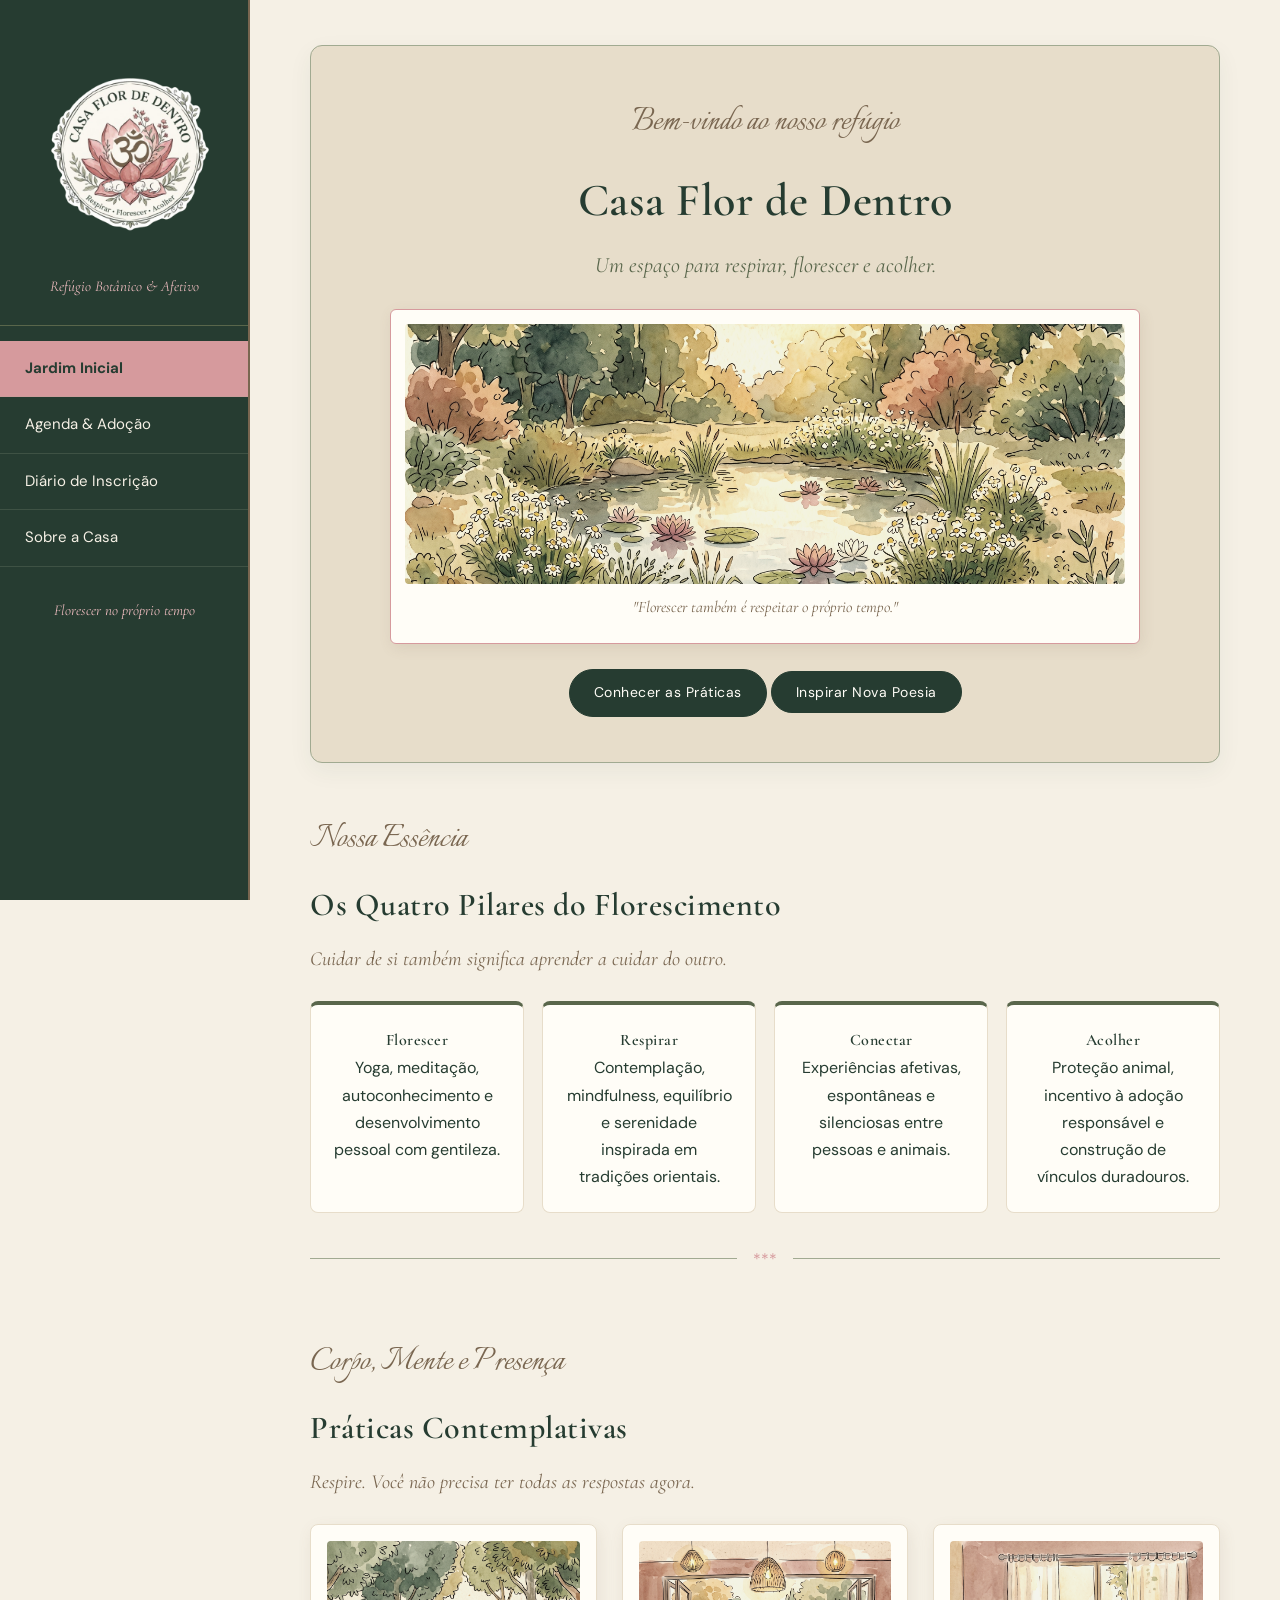
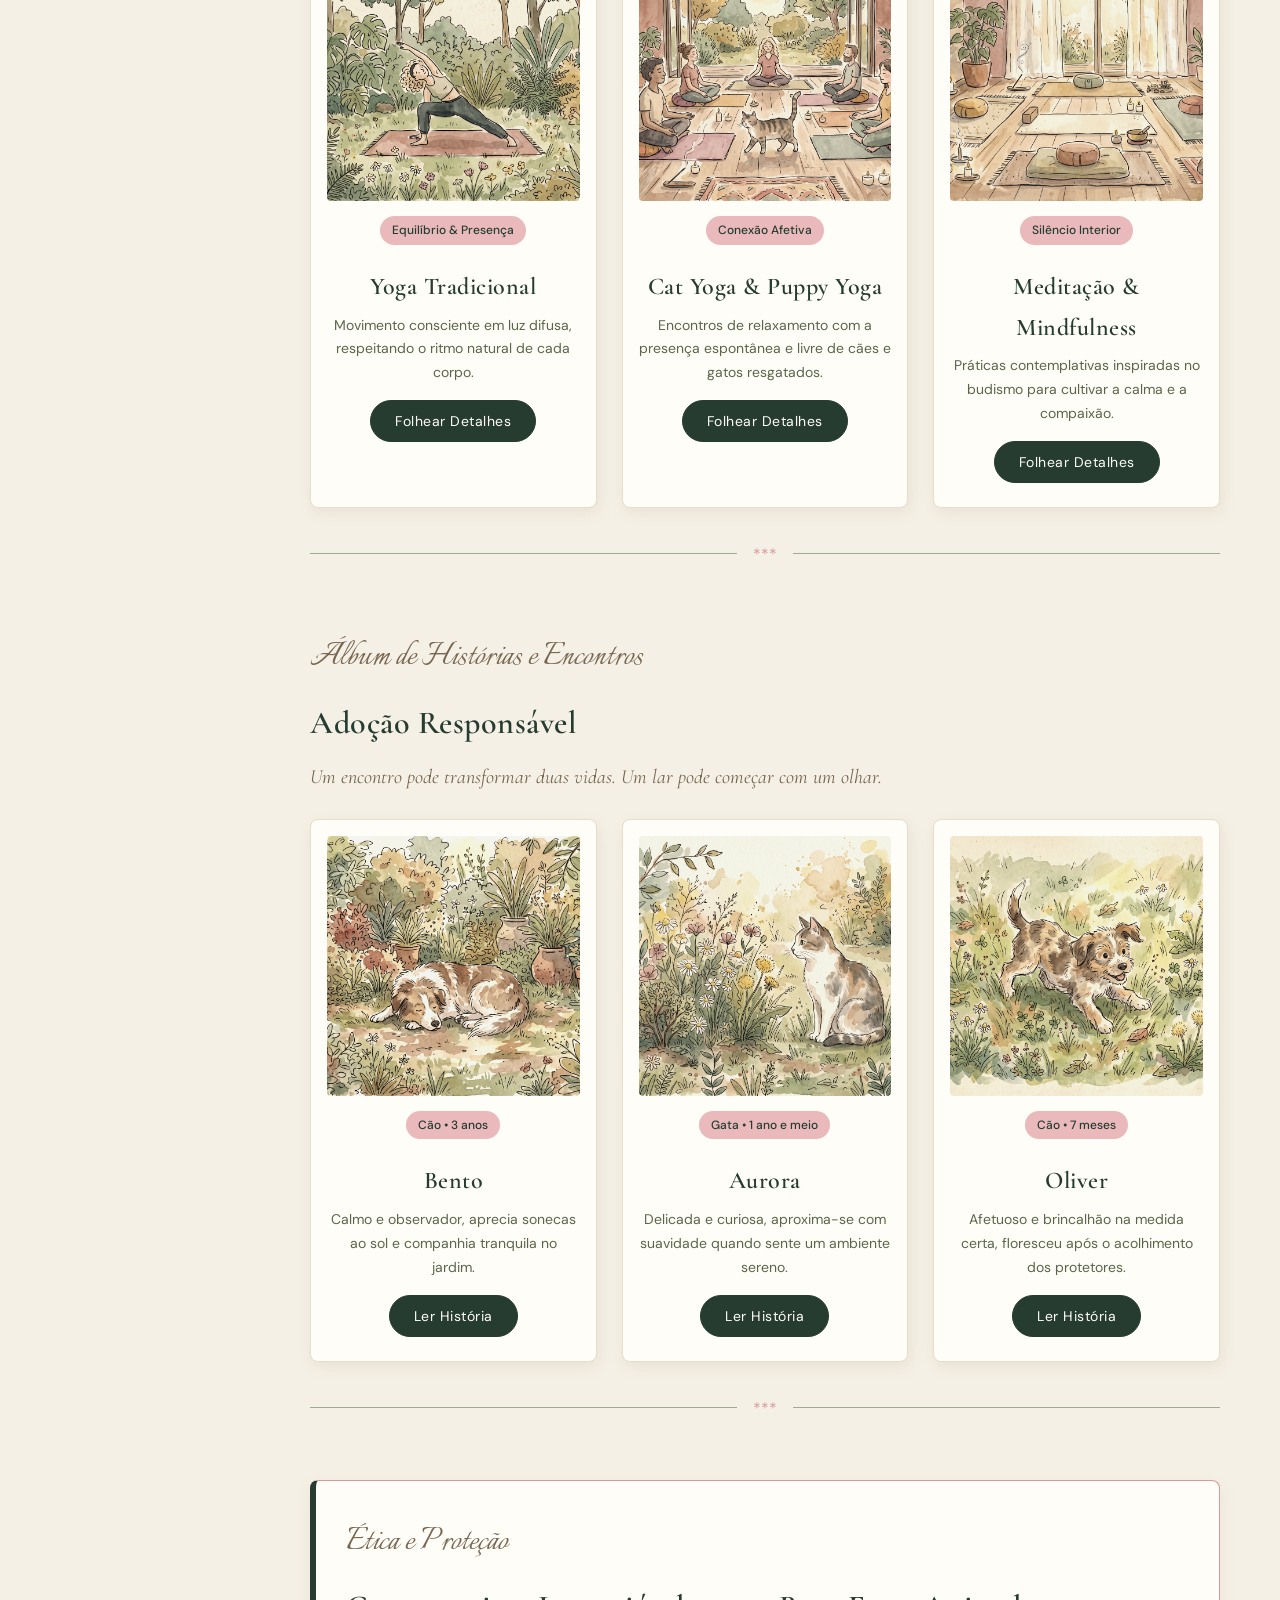
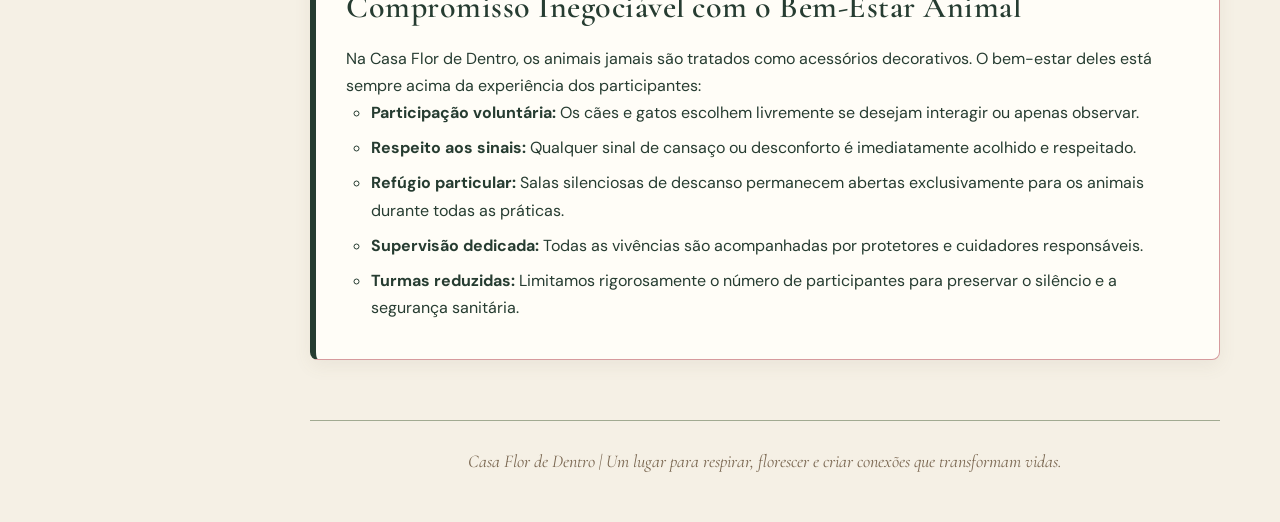
<file: index.html>
<!DOCTYPE html>
<html lang="pt-BR">
<head>
    <meta charset="UTF-8">
    <title>Casa Flor de Dentro</title>
    <link rel="icon" type="image/jpeg" href="imagens/om.png">
    <link rel="stylesheet" href="estilos/style.css">
</head>
<body>

    <nav class="menu-principal">
        <header>
            <img class="logo-menu" src="imagens/logo.png" alt="Logo Casa Flor de Dentro">
            <p>Refúgio Botânico &amp; Afetivo</p>
        </header>
        <a class="active" href="index.html">Jardim Inicial</a>
        <a href="form.html">Agenda &amp; Adoção</a>
        <a href="formAction.html">Diário de Inscrição</a>
        <a href="about.html">Sobre a Casa</a>
        <footer>
            <p>Florescer no próprio tempo</p>
        </footer>
    </nav>

    <main>
        <header class="abertura-jardim">
            <span class="caligrafia">Bem-vindo ao nosso refúgio</span>
            <h2>Casa Flor de Dentro</h2>
            <p class="subtitulo">Um espaço para respirar, florescer e acolher.</p>

            <figure class="moldura-analogica">
                <img class="foto-analogica" src="imagens/jardim-lotus.jpg" alt="Jardim contemplativo com flores de lótus e camomilas sob luz natural suave">
                <figcaption id="textoReflexao">"Florescer também é respeitar o próprio tempo."</figcaption>
            </figure>

            <p>
                <a class="btn-editorial" href="#praticas">Conhecer as Práticas</a>
                <button type="button" class="btn-editorial" id="btnNovaReflexao">Inspirar Nova Poesia</button>
            </p>
        </header>

        <section class="secao-editorial">
            <span class="caligrafia">Nossa Essência</span>
            <h3>Os Quatro Pilares do Florescimento</h3>
            <p class="frase-poetica">Cuidar de si também significa aprender a cuidar do outro.</p>

            <section class="grade-quatro">
                <article class="cartao-pilar">
                    <h4>Florescer</h4>
                    <p>Yoga, meditação, autoconhecimento e desenvolvimento pessoal com gentileza.</p>
                </article>
                <article class="cartao-pilar">
                    <h4>Respirar</h4>
                    <p>Contemplação, mindfulness, equilíbrio e serenidade inspirada em tradições orientais.</p>
                </article>
                <article class="cartao-pilar">
                    <h4>Conectar</h4>
                    <p>Experiências afetivas, espontâneas e silenciosas entre pessoas e animais.</p>
                </article>
                <article class="cartao-pilar">
                    <h4>Acolher</h4>
                    <p>Proteção animal, incentivo à adoção responsável e construção de vínculos duradouros.</p>
                </article>
            </section>
        </section>

        <hr class="divisor-botanico">

        <section id="praticas" class="secao-editorial">
            <span class="caligrafia">Corpo, Mente e Presença</span>
            <h3>Práticas Contemplativas</h3>
            <p class="frase-poetica">Respire. Você não precisa ter todas as respostas agora.</p>

            <section class="grade-tres">
                <article class="cartao-fotografia">
                    <img class="foto-analogica" src="imagens/yoga-natureza.jpg" alt="Prática de Yoga tradicional ao ar livre cercada por folhas">
                    <span class="etiqueta-botanica">Equilíbrio &amp; Presença</span>
                    <h4>Yoga Tradicional</h4>
                    <p>Movimento consciente em luz difusa, respeitando o ritmo natural de cada corpo.</p>
                    <button type="button" class="btn-editorial acionar-modal" data-item="yoga-tradicional">Folhear Detalhes</button>
                </article>

                <article class="cartao-fotografia">
                    <img class="foto-analogica" src="imagens/cat-yoga.jpg" alt="Gato caminhando serenamente próximo a praticantes de meditação">
                    <span class="etiqueta-botanica">Conexão Afetiva</span>
                    <h4>Cat Yoga &amp; Puppy Yoga</h4>
                    <p>Encontros de relaxamento com a presença espontânea e livre de cães e gatos resgatados.</p>
                    <button type="button" class="btn-editorial acionar-modal" data-item="cat-puppy-yoga">Folhear Detalhes</button>
                </article>

                <article class="cartao-fotografia">
                    <img class="foto-analogica" src="imagens/meditacao.jpg" alt="Espaço tranquilo para meditação e atenção plena">
                    <span class="etiqueta-botanica">Silêncio Interior</span>
                    <h4>Meditação &amp; Mindfulness</h4>
                    <p>Práticas contemplativas inspiradas no budismo para cultivar a calma e a compaixão.</p>
                    <button type="button" class="btn-editorial acionar-modal" data-item="meditacao-budista">Folhear Detalhes</button>
                </article>
            </section>
        </section>

        <hr class="divisor-botanico">

        <section class="secao-editorial">
            <span class="caligrafia">Álbum de Histórias e Encontros</span>
            <h3>Adoção Responsável</h3>
            <p class="frase-poetica">Um encontro pode transformar duas vidas. Um lar pode começar com um olhar.</p>

            <section class="grade-tres">
                <article class="cartao-fotografia">
                    <img class="foto-analogica" src="imagens/cao-bento.jpg" alt="Retrato em luz natural do cão Bento descansando no jardim">
                    <span class="etiqueta-botanica">Cão • 3 anos</span>
                    <h4>Bento</h4>
                    <p>Calmo e observador, aprecia sonecas ao sol e companhia tranquila no jardim.</p>
                    <button type="button" class="btn-editorial acionar-modal" data-item="bento">Ler História</button>
                </article>

                <article class="cartao-fotografia">
                    <img class="foto-analogica" src="imagens/gata-aurora.jpg" alt="Retrato analógico da gata Aurora observando flores silvestres">
                    <span class="etiqueta-botanica">Gata • 1 ano e meio</span>
                    <h4>Aurora</h4>
                    <p>Delicada e curiosa, aproxima-se com suavidade quando sente um ambiente sereno.</p>
                    <button type="button" class="btn-editorial acionar-modal" data-item="aurora">Ler História</button>
                </article>

                <article class="cartao-fotografia">
                    <img class="foto-analogica" src="imagens/cao-oliver.jpg" alt="Retrato espontâneo do cão filhote Oliver na grama">
                    <span class="etiqueta-botanica">Cão • 7 meses</span>
                    <h4>Oliver</h4>
                    <p>Afetuoso e brincalhão na medida certa, floresceu após o acolhimento dos protetores.</p>
                    <button type="button" class="btn-editorial acionar-modal" data-item="oliver">Ler História</button>
                </article>
            </section>
        </section>

        <hr class="divisor-botanico">

        <section class="secao-editorial">
            <article class="diario-anotacao">
                <span class="caligrafia">Ética e Proteção</span>
                <h3>Compromisso Inegociável com o Bem-Estar Animal</h3>
                <p>Na Casa Flor de Dentro, os animais jamais são tratados como acessórios decorativos. O bem-estar deles está sempre acima da experiência dos participantes:</p>
                <ul class="lista-botanica">
                    <li><strong>Participação voluntária:</strong> Os cães e gatos escolhem livremente se desejam interagir ou apenas observar.</li>
                    <li><strong>Respeito aos sinais:</strong> Qualquer sinal de cansaço ou desconforto é imediatamente acolhido e respeitado.</li>
                    <li><strong>Refúgio particular:</strong> Salas silenciosas de descanso permanecem abertas exclusivamente para os animais durante todas as práticas.</li>
                    <li><strong>Supervisão dedicada:</strong> Todas as vivências são acompanhadas por protetores e cuidadores responsáveis.</li>
                    <li><strong>Turmas reduzidas:</strong> Limitamos rigorosamente o número de participantes para preservar o silêncio e a segurança sanitária.</li>
                </ul>
            </article>
        </section>

        <footer class="rodape-pagina">
            <p>Casa Flor de Dentro | Um lugar para respirar, florescer e criar conexões que transformam vidas.</p>
        </footer>
    </main>

    <aside id="janelaModal" class="modal">
        <section class="modal-content">
            <span class="caligrafia">Caderno da Casa</span>
            <h3 id="modalTitulo">Título</h3>
            <p id="modalDescricao">Descrição...</p>
            <p><strong id="modalDetalhe">Detalhes...</strong></p>
            <button type="button" class="btn-editorial" id="btnFecharModal">Fechar Anotação</button>
        </section>
    </aside>

    <script src="script/script.js"></script>
</body>
</html>
</file>
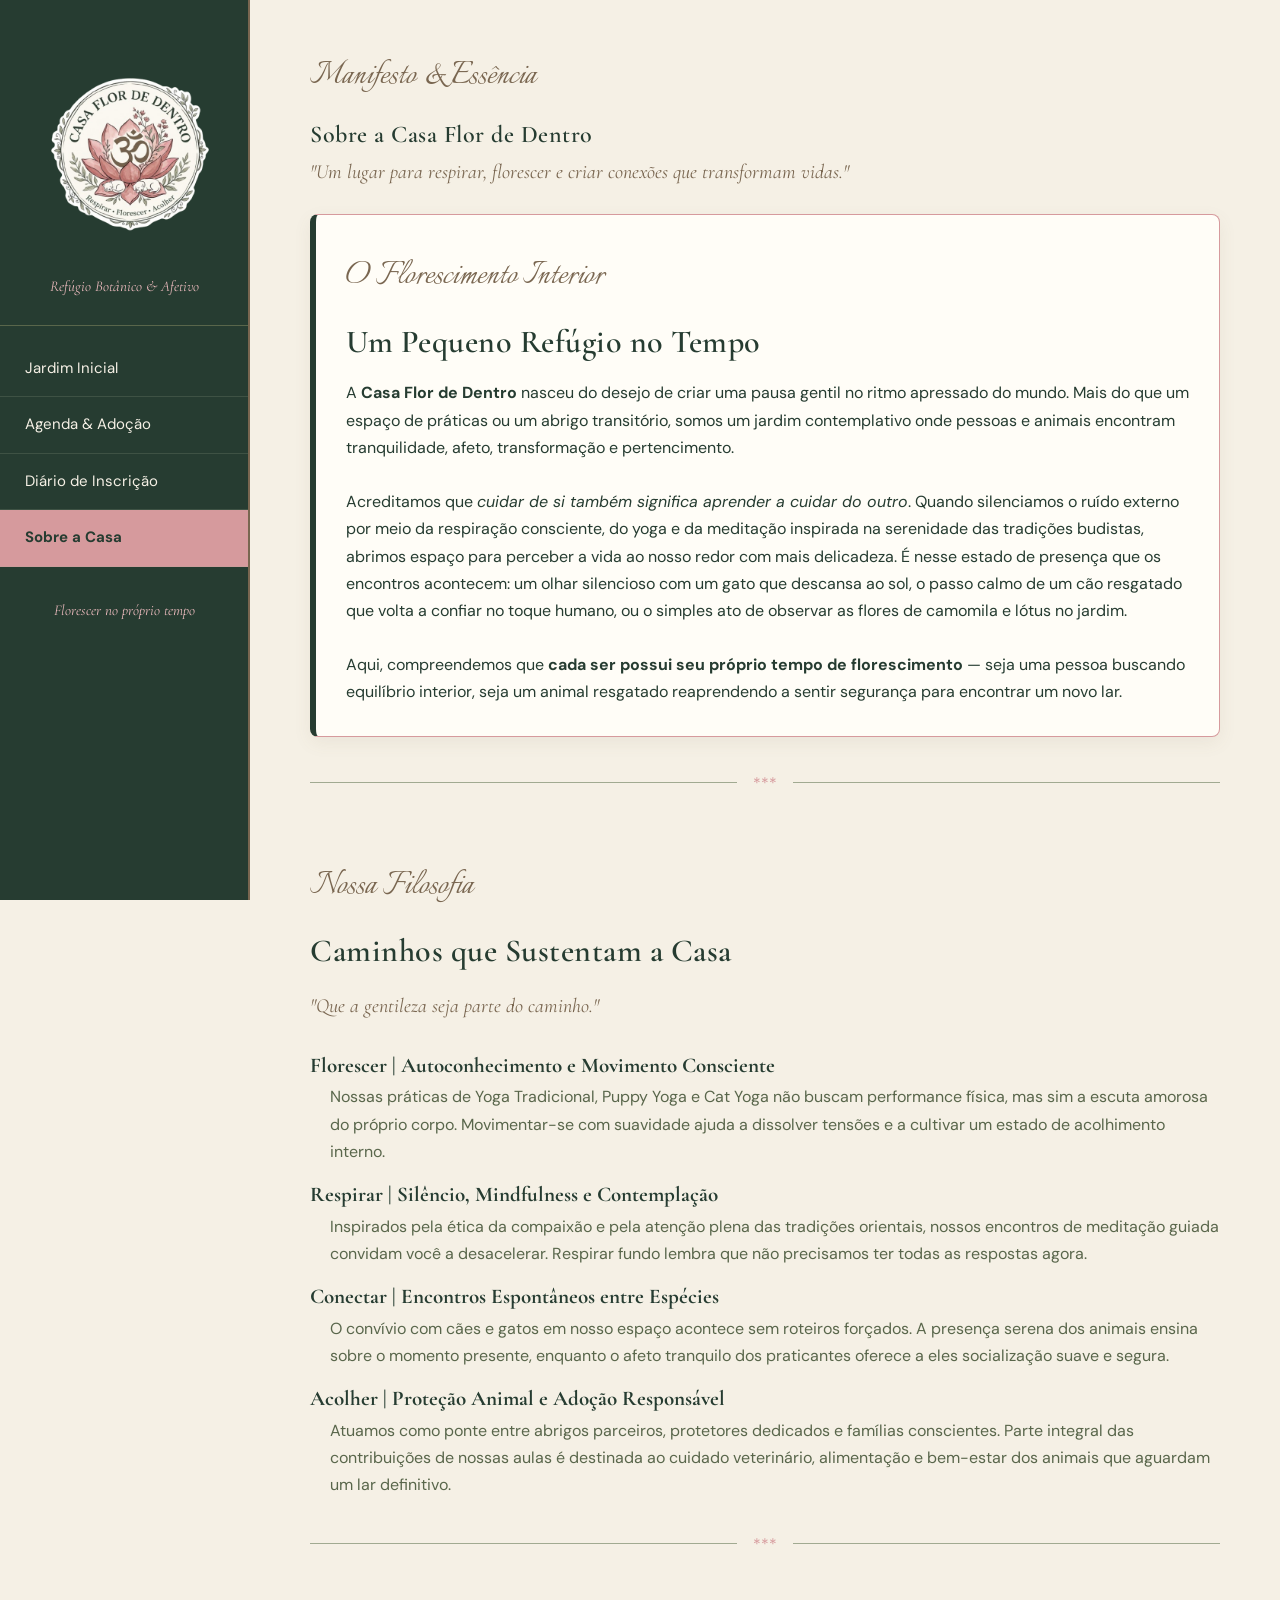
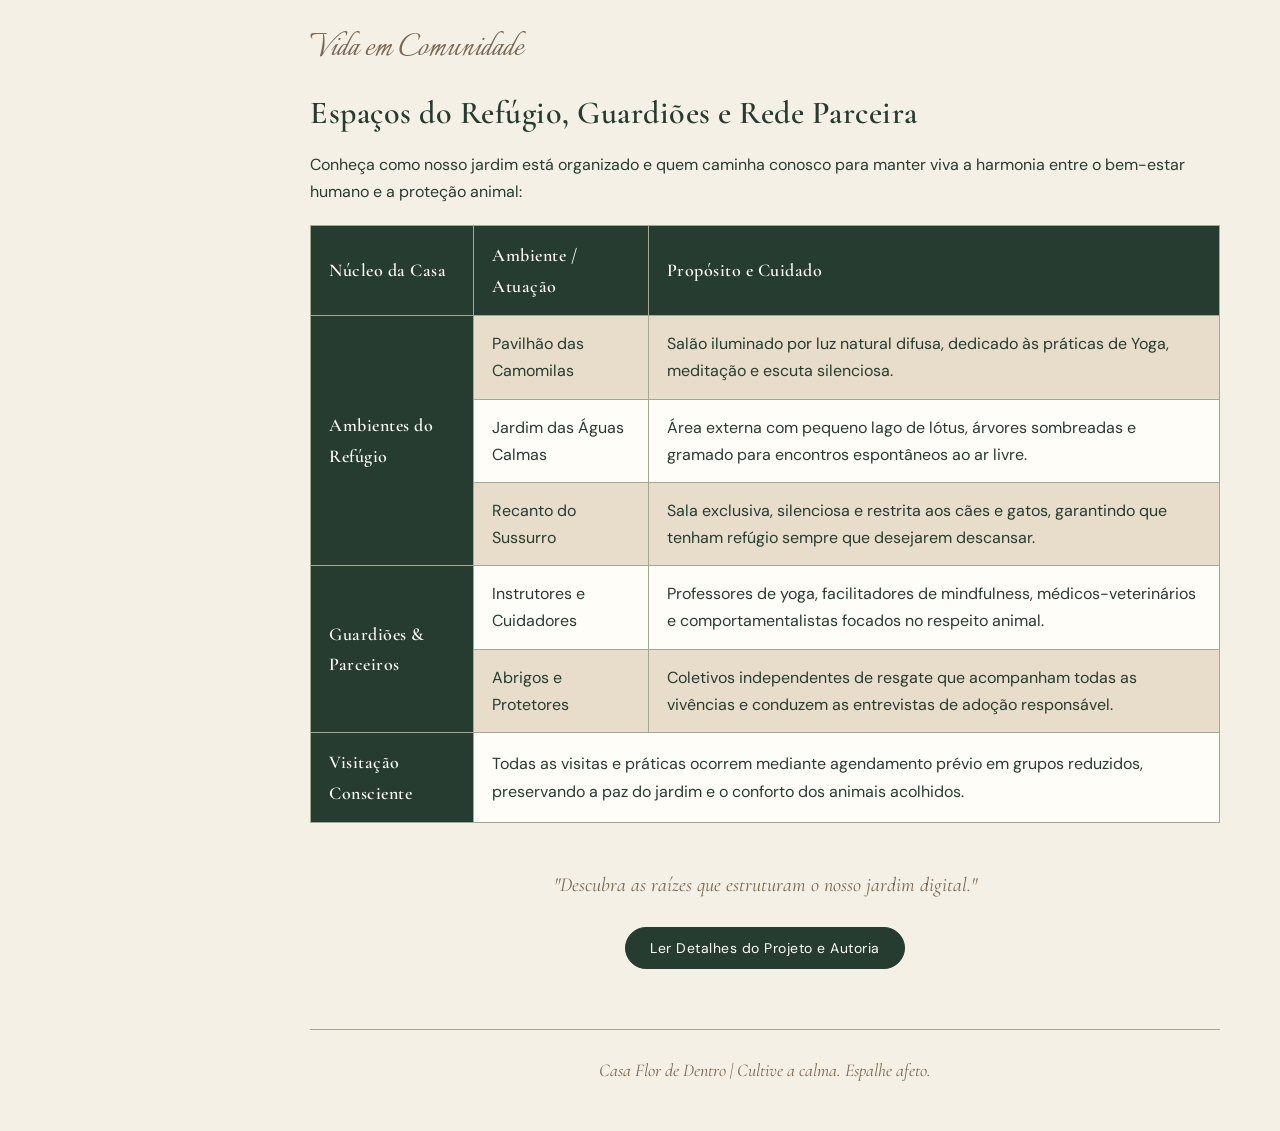
<file: about.html>
<!DOCTYPE html>
<html lang="pt-BR">
<head>
    <meta charset="UTF-8">
    <title>Casa Flor de Dentro</title>
    <link rel="icon" type="image/png" href="imagens/om.png">
    <link rel="stylesheet" href="estilos/style.css">
</head>
<body>

    <nav class="menu-principal">
        <header>
            <img class="logo-menu" src="imagens/logo.png" alt="Logo Casa Flor de Dentro">
            <p>Refúgio Botânico &amp; Afetivo</p>
        </header>
        <a href="index.html">Jardim Inicial</a>
        <a href="form.html">Agenda &amp; Adoção</a>
        <a href="formAction.html">Diário de Inscrição</a>
        <a class="active" href="about.html">Sobre a Casa</a>
        <footer>
            <p>Florescer no próprio tempo</p>
        </footer>
    </nav>

    <main>
        <header class="secao-editorial">
            <span class="caligrafia">Manifesto &amp; Essência</span>
            <h2>Sobre a Casa Flor de Dentro</h2>
            <p class="frase-poetica">"Um lugar para respirar, florescer e criar conexões que transformam vidas."</p>
        </header>

        <section class="secao-editorial">
            <article class="diario-anotacao">
                <span class="caligrafia">O Florescimento Interior</span>
                <h3>Um Pequeno Refúgio no Tempo</h3>
                <p>A <strong>Casa Flor de Dentro</strong> nasceu do desejo de criar uma pausa gentil no ritmo apressado do mundo. Mais do que um espaço de práticas ou um abrigo transitório, somos um jardim contemplativo onde pessoas e animais encontram tranquilidade, afeto, transformação e pertencimento.</p>
                <br>
                <p>Acreditamos que <em>cuidar de si também significa aprender a cuidar do outro</em>. Quando silenciamos o ruído externo por meio da respiração consciente, do yoga e da meditação inspirada na serenidade das tradições budistas, abrimos espaço para perceber a vida ao nosso redor com mais delicadeza. É nesse estado de presença que os encontros acontecem: um olhar silencioso com um gato que descansa ao sol, o passo calmo de um cão resgatado que volta a confiar no toque humano, ou o simples ato de observar as flores de camomila e lótus no jardim.</p>
                <br>
                <p>Aqui, compreendemos que <strong>cada ser possui seu próprio tempo de florescimento</strong> — seja uma pessoa buscando equilíbrio interior, seja um animal resgatado reaprendendo a sentir segurança para encontrar um novo lar.</p>
            </article>
        </section>

        <hr class="divisor-botanico">

        <section class="secao-editorial">
            <span class="caligrafia">Nossa Filosofia</span>
            <h3>Caminhos que Sustentam a Casa</h3>
            <p class="frase-poetica">"Que a gentileza seja parte do caminho."</p>

            <dl class="lista-definicao">
                <dt>Florescer | Autoconhecimento e Movimento Consciente</dt>
                <dd>Nossas práticas de Yoga Tradicional, Puppy Yoga e Cat Yoga não buscam performance física, mas sim a escuta amorosa do próprio corpo. Movimentar-se com suavidade ajuda a dissolver tensões e a cultivar um estado de acolhimento interno.</dd>

                <dt>Respirar | Silêncio, Mindfulness e Contemplação</dt>
                <dd>Inspirados pela ética da compaixão e pela atenção plena das tradições orientais, nossos encontros de meditação guiada convidam você a desacelerar. Respirar fundo lembra que não precisamos ter todas as respostas agora.</dd>

                <dt>Conectar | Encontros Espontâneos entre Espécies</dt>
                <dd>O convívio com cães e gatos em nosso espaço acontece sem roteiros forçados. A presença serena dos animais ensina sobre o momento presente, enquanto o afeto tranquilo dos praticantes oferece a eles socialização suave e segura.</dd>

                <dt>Acolher | Proteção Animal e Adoção Responsável</dt>
                <dd>Atuamos como ponte entre abrigos parceiros, protetores dedicados e famílias conscientes. Parte integral das contribuições de nossas aulas é destinada ao cuidado veterinário, alimentação e bem-estar dos animais que aguardam um lar definitivo.</dd>
            </dl>
        </section>

        <hr class="divisor-botanico">

        <section class="secao-editorial">
            <span class="caligrafia">Vida em Comunidade</span>
            <h3>Espaços do Refúgio, Guardiões e Rede Parceira</h3>
            <p>Conheça como nosso jardim está organizado e quem caminha conosco para manter viva a harmonia entre o bem-estar humano e a proteção animal:</p>

            <table class="tabela-editorial">
                <tr>
                    <th>Núcleo da Casa</th>
                    <th>Ambiente / Atuação</th>
                    <th>Propósito e Cuidado</th>
                </tr>
                <tr>
                    <th rowspan="3">Ambientes do Refúgio</th>
                    <td>Pavilhão das Camomilas</td>
                    <td>Salão iluminado por luz natural difusa, dedicado às práticas de Yoga, meditação e escuta silenciosa.</td>
                </tr>
                <tr>
                    <td>Jardim das Águas Calmas</td>
                    <td>Área externa com pequeno lago de lótus, árvores sombreadas e gramado para encontros espontâneos ao ar livre.</td>
                </tr>
                <tr>
                    <td>Recanto do Sussurro</td>
                    <td>Sala exclusiva, silenciosa e restrita aos cães e gatos, garantindo que tenham refúgio sempre que desejarem descansar.</td>
                </tr>
                <tr>
                    <th rowspan="2">Guardiões &amp; Parceiros</th>
                    <td>Instrutores e Cuidadores</td>
                    <td>Professores de yoga, facilitadores de mindfulness, médicos-veterinários e comportamentalistas focados no respeito animal.</td>
                </tr>
                <tr>
                    <td>Abrigos e Protetores</td>
                    <td>Coletivos independentes de resgate que acompanham todas as vivências e conduzem as entrevistas de adoção responsável.</td>
                </tr>
                <tr>
                    <th>Visitação Consciente</th>
                    <td colspan="2">Todas as visitas e práticas ocorrem mediante agendamento prévio em grupos reduzidos, preservando a paz do jardim e o conforto dos animais acolhidos.</td>
                </tr>
            </table>
        </section>

        <section class="secao-editorial centralizado">
            <p class="frase-poetica">"Descubra as raízes que estruturam o nosso jardim digital."</p>
            <button type="button" class="btn-editorial" onclick="document.getElementById('modalAutoria').style.display='block'">Ler Detalhes do Projeto e Autoria</button>
        </section>

        <footer class="rodape-pagina">
            <p>Casa Flor de Dentro | Cultive a calma. Espalhe afeto.</p>
        </footer>
    </main>

    <aside id="modalAutoria" class="modal">
        <section class="modal-content modal-leitura">
            <span class="fechar-x" onclick="document.getElementById('modalAutoria').style.display='none'" title="Fechar Modal">&times;</span>

            <span class="caligrafia centralizado">Ficha Técnica do Jardim</span>
            <h3 class="centralizado">Apresentação do Projeto Front-End</h3>
            
            <article>
                <p>O projeto <strong>Casa Flor de Dentro</strong> foi desenvolvido como uma avaliação prática focada exclusivamente no desenvolvimento web client-side (front-end). Toda a interface e identidade visual foram concebidas aplicando estritamente HTML, CSS e JavaScript puros, sem dependência de frameworks externos.</p>
                
                <hr class="linha-tracejada">
                
                <h4>Evidências do Tratamento dos Elementos</h4>
                
                <dl class="lista-definicao">
                    <dt>Estruturação em HTML5 (Unidade 1)</dt>
                    <dd>Uso de tags semânticas (<code>&lt;nav&gt;</code>, <code>&lt;main&gt;</code>, <code>&lt;header&gt;</code>, <code>&lt;section&gt;</code>, <code>&lt;article&gt;</code> e <code>&lt;aside&gt;</code>), tabelas com <code>rowspan</code> e <code>colspan</code>, listas de definição (<code>&lt;dl&gt;</code>), formulários e referências por caminhos relativos para total portabilidade.</dd>

                    <dt>Estilização com CSS3 (Unidade 2)</dt>
                    <dd>Regras de estilo isoladas em arquivo externo (<code>estilos/style.css</code>) vinculado via tag <code>&lt;link&gt;</code> no <code>&lt;head&gt;</code>. Aplicação do Box Model, layout em Grid, pseudoclasses (<code>:hover</code>, <code>:nth-child</code>) e paleta orgânica <em>Poetic Vintage Botanical</em>.</dd>

                    <dt>Interatividade em JavaScript (Unidades 3 e 4)</dt>
                    <dd>Programação cliente em arquivo externo (<code>script/script.js</code>) utilizando <code>let</code> e <code>const</code>, eventos registrados com <code>addEventListener</code> após o <code>DOMContentLoaded</code>, validação e máscara de telefone com Expressões Regulares (Regex), controle de janelas modais e leitura de parâmetros enviados via método <code>GET</code>.</dd>
                </dl>
                
                <hr class="linha-tracejada">
                <p><strong>Autor(a):</strong> Maria Luiza Benevides Cunha</p>
                <p><strong>Avaliação:</strong> Atividade Somativa 1 — Fundamentos de Programação Web</p>
            </article>
            
        </section>
    </aside>

    <script src="script/script.js"></script>
</body>
</html>
</file>
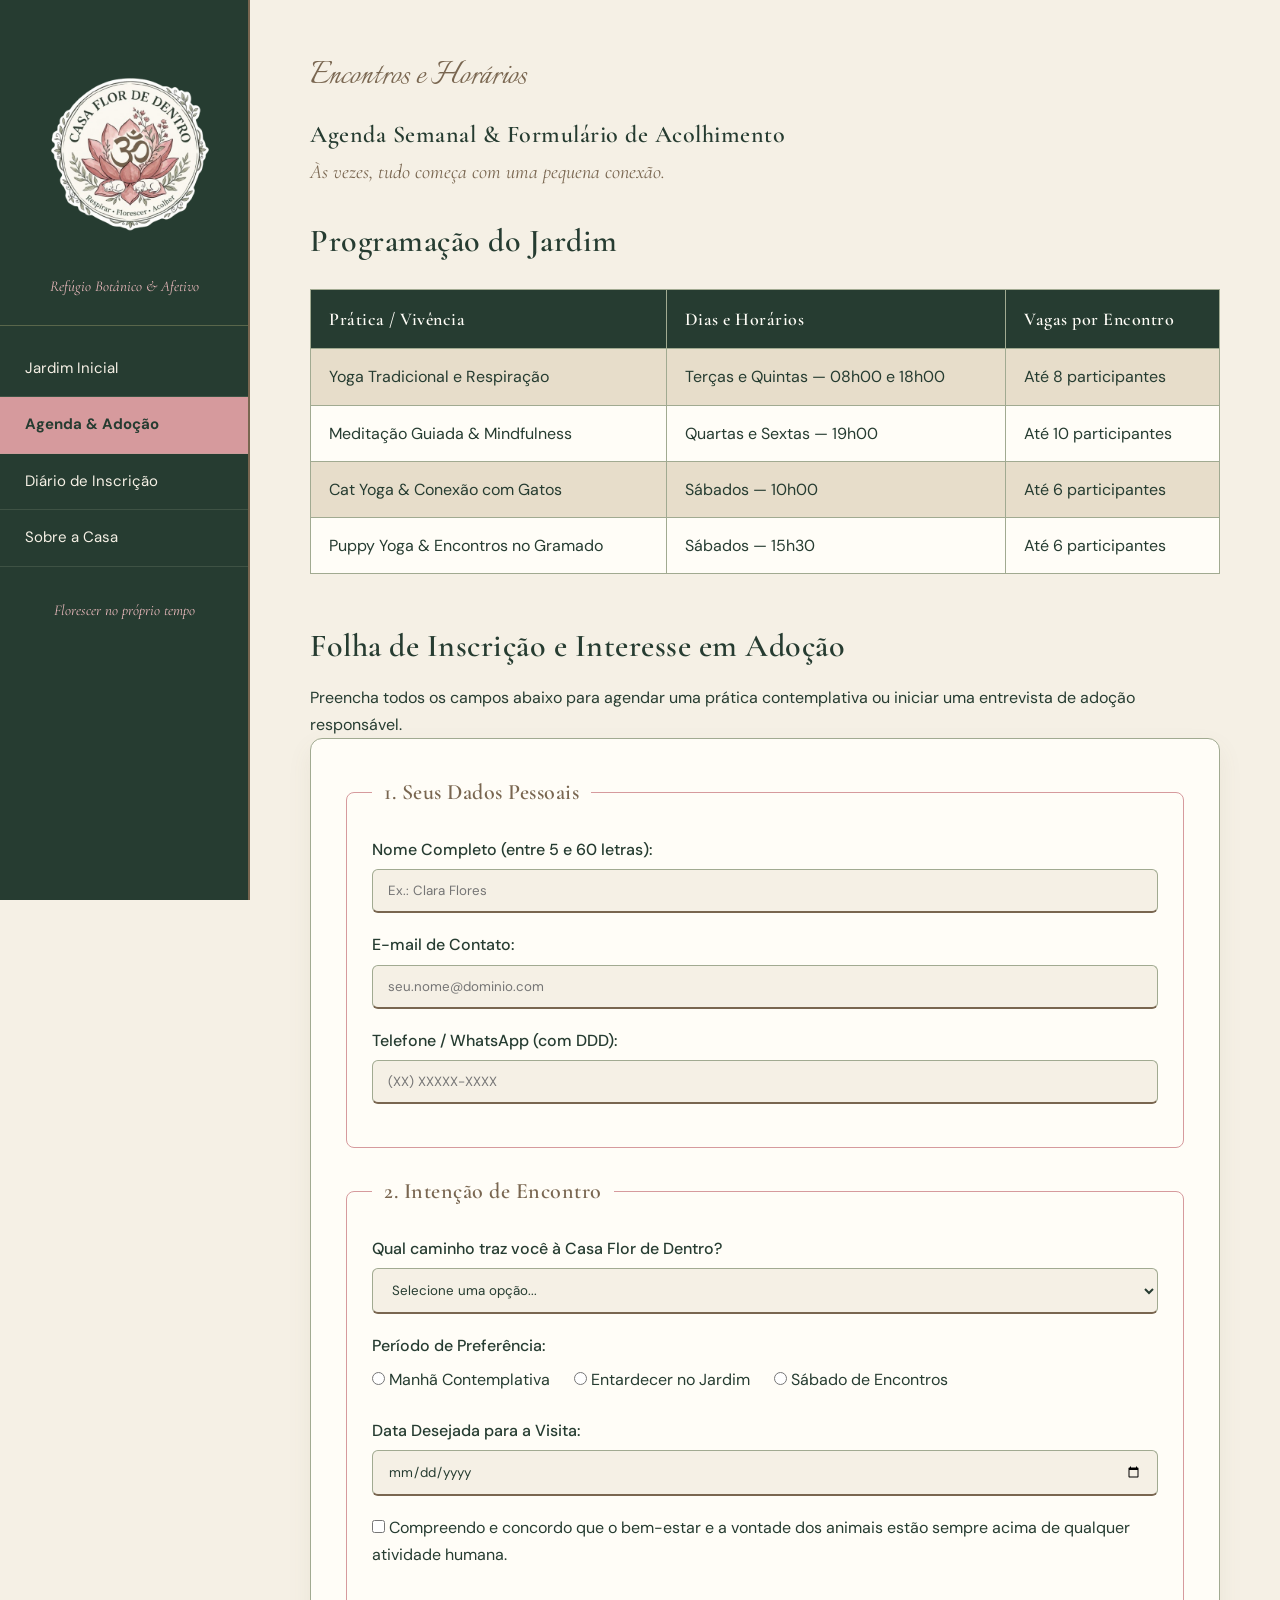
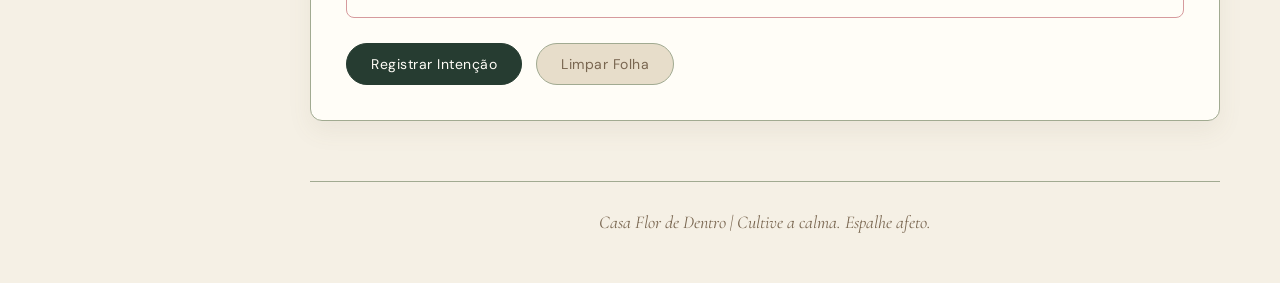
<file: form.html>
<!DOCTYPE html>
<html lang="pt-BR">
<head>
    <meta charset="UTF-8">
    <title>Casa Flor de Dentro</title>
    <link rel="icon" type="image/jpeg" href="imagens/om.png">
    <link rel="stylesheet" href="estilos/style.css">
</head>
<body>

    <nav class="menu-principal">
        <header>
            <img class="logo-menu" src="imagens/logo.png" alt="Logo Casa Flor de Dentro">
            <p>Refúgio Botânico &amp; Afetivo</p>
        </header>
        <a href="index.html">Jardim Inicial</a>
        <a class="active" href="form.html">Agenda &amp; Adoção</a>
        <a href="formAction.html">Diário de Inscrição</a>
        <a href="about.html">Sobre a Casa</a>
        <footer>
            <p>Florescer no próprio tempo</p>
        </footer>
    </nav>

    <main>
        <header class="secao-editorial">
            <span class="caligrafia">Encontros e Horários</span>
            <h2>Agenda Semanal &amp; Formulário de Acolhimento</h2>
            <p class="frase-poetica">Às vezes, tudo começa com uma pequena conexão.</p>
        </header>

        <section class="secao-editorial">
            <h3>Programação do Jardim</h3>
            <table class="tabela-editorial">
                <tr>
                    <th>Prática / Vivência</th>
                    <th>Dias e Horários</th>
                    <th>Vagas por Encontro</th>
                </tr>
                <tr>
                    <td>Yoga Tradicional e Respiração</td>
                    <td>Terças e Quintas — 08h00 e 18h00</td>
                    <td>Até 8 participantes</td>
                </tr>
                <tr>
                    <td>Meditação Guiada &amp; Mindfulness</td>
                    <td>Quartas e Sextas — 19h00</td>
                    <td>Até 10 participantes</td>
                </tr>
                <tr>
                    <td>Cat Yoga &amp; Conexão com Gatos</td>
                    <td>Sábados — 10h00</td>
                    <td>Até 6 participantes</td>
                </tr>
                <tr>
                    <td>Puppy Yoga &amp; Encontros no Gramado</td>
                    <td>Sábados — 15h30</td>
                    <td>Até 6 participantes</td>
                </tr>
            </table>
        </section>

        <section class="secao-editorial">
            <h3>Folha de Inscrição e Interesse em Adoção</h3>
            <p>Preencha todos os campos abaixo para agendar uma prática contemplativa ou iniciar uma entrevista de adoção responsável.</p>

            <form id="formFlorDeDentro" class="formulario-floral" method="GET" action="formAction.html">
                <fieldset>
                    <legend>1. Seus Dados Pessoais</legend>

                    <p class="campo">
                        <label for="nome">Nome Completo (entre 5 e 60 letras):</label>
                        <input type="text" id="nome" name="nome" placeholder="Ex.: Clara Flores" pattern="[A-Za-záàâãéèêíïóôõöúçñÁÀÂÃÉÈÍÏÓÔÕÖÚÇÑ\s]{5,60}" title="Informe seu nome usando apenas letras e espaços (mínimo de 5 caracteres)." required>
                    </p>

                    <p class="campo">
                        <label for="email">E-mail de Contato:</label>
                        <input type="email" id="email" name="email" placeholder="seu.nome@dominio.com" pattern="[a-z0-9._%+\-]+@[a-z0-9.\-]+\.[a-z]{2,}$" title="Digite um endereço de e-mail válido." required>
                    </p>

                    <p class="campo">
                        <label for="celular">Telefone / WhatsApp (com DDD):</label>
                        <input type="tel" id="celular" name="celular" placeholder="(XX) XXXXX-XXXX" pattern="\(\d{2}\)\s\d{4,5}-\d{4}" title="Formato esperado: (XX) XXXXX-XXXX" required>
                    </p>
                </fieldset>

                <fieldset>
                    <legend>2. Intenção de Encontro</legend>

                    <p class="campo">
                        <label for="interesse">Qual caminho traz você à Casa Flor de Dentro?</label>
                        <select id="interesse" name="interesse" required>
                            <option value="" disabled selected>Selecione uma opção...</option>
                            <option value="Prática de Yoga Tradicional">Prática de Yoga Tradicional</option>
                            <option value="Vivência de Cat Yoga ou Puppy Yoga">Vivência de Cat Yoga ou Puppy Yoga</option>
                            <option value="Meditação Guiada e Mindfulness">Meditação Guiada e Mindfulness</option>
                            <option value="Adoção Responsável — Cão Bento">Adoção Responsável — Cão Bento</option>
                            <option value="Adoção Responsável — Gata Aurora">Adoção Responsável — Gata Aurora</option>
                            <option value="Adoção Responsável — Cão Oliver">Adoção Responsável — Cão Oliver</option>
                        </select>
                    </p>

                    <p class="campo">
                        <label>Período de Preferência:</label>
                        <label class="opcao-inline">
                            <input type="radio" name="modalidade" value="Manhã Contemplativa" required> Manhã Contemplativa
                        </label>
                        <label class="opcao-inline">
                            <input type="radio" name="modalidade" value="Entardecer no Jardim" required> Entardecer no Jardim
                        </label>
                        <label class="opcao-inline">
                            <input type="radio" name="modalidade" value="Sábado de Encontros" required> Sábado de Encontros
                        </label>
                    </p>

                    <p class="campo">
                        <label for="dataEncontro">Data Desejada para a Visita:</label>
                        <input type="date" id="dataEncontro" name="dataEncontro" required>
                    </p>

                    <p class="campo">
                        <label class="opcao-inline">
                            <input type="checkbox" id="termosBemEstar" name="termosBemEstar" value="Aceito" required>
                            Compreendo e concordo que o bem-estar e a vontade dos animais estão sempre acima de qualquer atividade humana.
                        </label>
                    </p>
                </fieldset>

                <p>
                    <input type="submit" value="Registrar Intenção">
                    <input type="reset" value="Limpar Folha">
                </p>
            </form>
        </section>

        <footer class="rodape-pagina">
            <p>Casa Flor de Dentro | Cultive a calma. Espalhe afeto.</p>
        </footer>
    </main>

    <script src="script/script.js"></script>
</body>
</html>
</file>
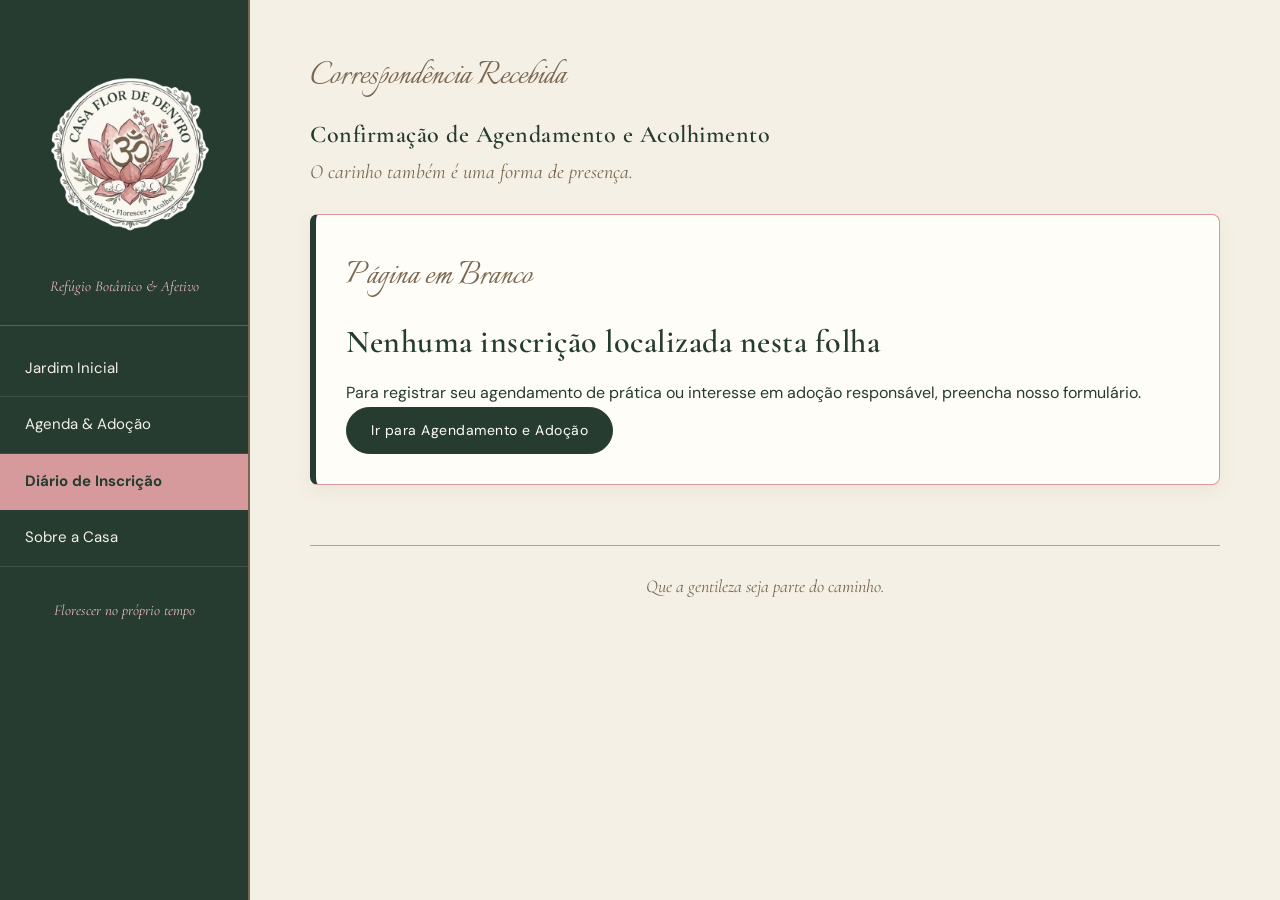
<file: formAction.html>
<!DOCTYPE html>
<html lang="pt-BR">
<head>
    <meta charset="UTF-8">
    <title>Casa Flor de Dentro</title>
    <link rel="icon" type="image/jpeg" href="imagens/om.png">
    <link rel="stylesheet" href="estilos/style.css">
</head>
<body>

    <nav class="menu-principal">
        <header>
            <img class="logo-menu" src="imagens/logo.png" alt="Logo Casa Flor de Dentro">
            <p>Refúgio Botânico &amp; Afetivo</p>
        </header>
        <a href="index.html">Jardim Inicial</a>
        <a href="form.html">Agenda &amp; Adoção</a>
        <a class="active" href="formAction.html">Diário de Inscrição</a>
        <a href="about.html">Sobre a Casa</a>
        <footer>
            <p>Florescer no próprio tempo</p>
        </footer>
    </nav>

    <main>
        <header class="secao-editorial">
            <span class="caligrafia">Correspondência Recebida</span>
            <h2>Confirmação de Agendamento e Acolhimento</h2>
            <p class="frase-poetica">O carinho também é uma forma de presença.</p>
        </header>

        <section class="secao-editorial">
            <article id="resultadoGet" class="diario-anotacao">
            </article>
        </section>

        <footer class="rodape-pagina">
            <p>Que a gentileza seja parte do caminho.</p>
        </footer>
    </main>

    <script src="script/script.js"></script>
</body>
</html>
</file>
<file: estilos/style.css>
@import url('https://fonts.googleapis.com/css2?family=Cormorant+Garamond:ital,wght@0,400;0,600;0,700;1,400&family=DM+Sans:wght@400;500;700&family=Italianno&display=swap');

* {
    margin: 0;
    padding: 0;
    box-sizing: border-box;
}

body {
    background-color: #F5F0E5; 
    color: #263C31; 
    font-family: 'DM Sans', Arial, Helvetica, sans-serif;
    line-height: 1.7;
}

h1, h2, h3, h4, th, legend {
    font-family: 'Cormorant Garamond', Georgia, serif;
    font-weight: 600;
    color: #263C31;
    letter-spacing: 0.5px;
}

.caligrafia {
    font-family: 'Italianno', Georgia, cursive;
    font-size: 38px;
    color: #796650; 
    font-weight: normal;
    display: block;
    margin-bottom: 5px;
}

img.logo-menu {
    width: 220px;
    height: 220px;
    object-fit: contain;
}

nav.menu-principal {
    width: 250px;
    background-color: #263C31; 
    position: fixed;
    height: 100%;
    overflow: auto;
    border-right: 2px solid #796650;
    padding-top: 30px;
    text-align: center;
}

nav.menu-principal header {
    padding: 10px 20px 25px 20px;
    border-bottom: 1px solid #59664B;
    margin-bottom: 15px;
}

nav.menu-principal h1 {
    color: #FFFDF7;
    font-size: 26px;
}

nav.menu-principal p {
    color: #E9B9BC; 
    font-family: 'Cormorant Garamond', Georgia, serif;
    font-style: italic;
    font-size: 15px;
    margin-top: 6px;
}

nav.menu-principal a {
    display: block;
    color: #F5F0E5;
    padding: 15px 25px;
    text-decoration: none;
    text-align: left;
    font-size: 15px;
    border-bottom: 1px solid rgba(161, 170, 145, 0.2);
    transition: background-color 0.5s ease, padding-left 0.5s ease;
}

nav.menu-principal a:hover:not(.active) {
    background-color: #59664B; 
    color: #FFFDF7;
    padding-left: 32px;
}

nav.menu-principal a.active {
    background-color: #D69A9D; 
    color: #263C31;
    font-weight: 700;
}

nav.menu-principal footer {
    padding: 25px 20px;
    color: #A1AA91; 
    font-size: 13px;
    font-style: italic;
}

main {
    margin-left: 250px;
    padding: 45px 60px;
    max-width: 1200px;
}

header.abertura-jardim {
    background-color: #E7DDCA; 
    border: 1px solid #A1AA91;
    padding: 45px;
    border-radius: 12px;
    text-align: center;
    margin-bottom: 45px;
    box-shadow: 0 8px 24px rgba(38, 60, 49, 0.06);
}

header.abertura-jardim h2 {
    font-size: 46px;
    margin-bottom: 8px;
}

header.abertura-jardim p.subtitulo {
    font-family: 'Cormorant Garamond', Georgia, serif;
    font-size: 22px;
    font-style: italic;
    color: #59664B;
    margin-bottom: 25px;
}

figure.moldura-analogica {
    background-color: #FFFDF7; 
    padding: 14px 14px 22px 14px;
    border: 1px solid #D69A9D;
    border-radius: 6px;
    max-width: 750px;
    margin: 0 auto 25px auto;
    box-shadow: 2px 4px 14px rgba(121, 102, 80, 0.12);
}

img.foto-analogica {
    width: 100%;
    height: 260px;
    object-fit: cover;
    border-radius: 4px;
    filter: sepia(18%) contrast(95%) saturate(85%) brightness(98%);
    background-color: #E7DDCA;
    display: block;
}

figcaption {
    font-family: 'Cormorant Garamond', Georgia, serif;
    font-style: italic;
    color: #796650;
    margin-top: 10px;
    font-size: 16px;
}

hr.divisor-botanico {
    border: none;
    border-top: 1px solid #A1AA91;
    margin: 45px 0;
    text-align: center;
    overflow: visible;
}

hr.divisor-botanico::after {
    content: "***";
    background-color: #F5F0E5;
    color: #D69A9D;
    padding: 0 16px;
    position: relative;
    top: -13px;
    font-size: 16px;
}

section.secao-editorial {
    margin-bottom: 45px;
}

section.secao-editorial h3 {
    font-size: 32px;
    margin-bottom: 10px;
}

p.frase-poetica {
    font-family: 'Cormorant Garamond', Georgia, serif;
    font-size: 20px;
    font-style: italic;
    color: #796650;
    margin-bottom: 25px;
}

section.grade-quatro {
    display: grid;
    grid-template-columns: repeat(4, 1fr);
    gap: 18px;
    margin-top: 20px;
}

section.grade-tres {
    display: grid;
    grid-template-columns: repeat(3, 1fr);
    gap: 25px;
    margin-top: 20px;
}

article.cartao-pilar {
    background-color: #FFFDF7;
    border: 1px solid #E7DDCA;
    border-top: 4px solid #59664B;
    padding: 22px;
    border-radius: 8px;
    text-align: center;
}

article.cartao-fotografia {
    background-color: #FFFDF7;
    border: 1px solid #E7DDCA;
    padding: 16px 16px 24px 16px;
    border-radius: 8px;
    box-shadow: 2px 5px 15px rgba(121, 102, 80, 0.1);
    text-align: center;
    transition: transform 0.5s ease;
}

article.cartao-fotografia:hover {
    transform: translateY(-4px);
}

article.cartao-fotografia h4 {
    font-size: 24px;
    margin: 12px 0 6px 0;
}

article.cartao-fotografia p {
    font-size: 14px;
    color: #59664B;
    margin-bottom: 15px;
}

span.etiqueta-botanica {
    display: inline-block;
    background-color: #E9B9BC;
    color: #263C31;
    font-size: 12px;
    padding: 4px 12px;
    border-radius: 15px;
    margin-bottom: 10px;
    margin-top: 15px;
    font-weight: 500;
}

article.diario-anotacao {
    background-color: #FFFDF7;
    border: 1px solid #D69A9D;
    border-left: 6px solid #263C31;
    padding: 30px;
    border-radius: 8px;
    box-shadow: 0 6px 18px rgba(121, 102, 80, 0.08);
}

ul.lista-botanica {
    list-style-type: circle;
    margin-left: 25px;
    color: #263C31;
}

ul.lista-botanica li {
    margin-bottom: 8px;
}

dl.lista-definicao dt {
    font-family: 'Cormorant Garamond', Georgia, serif;
    font-size: 21px;
    font-weight: 700;
    color: #263C31;
    margin-top: 12px;
}

dl.lista-definicao dd {
    margin-left: 20px;
    color: #59664B;
    margin-bottom: 10px;
}

.btn-editorial, input[type=submit], input[type=reset] {
    background-color: #263C31;
    color: #FFFDF7;
    padding: 11px 24px;
    border: 1px solid #263C31;
    border-radius: 25px;
    cursor: pointer;
    font-family: 'DM Sans', Arial, sans-serif;
    font-size: 14px;
    letter-spacing: 0.5px;
    text-decoration: none;
    display: inline-block;
    transition: background-color 0.5s ease, color 0.5s ease;
}

.btn-editorial:hover, input[type=submit]:hover {
    background-color: #D69A9D;
    color: #263C31;
    border-color: #D69A9D;
}

input[type=reset] {
    background-color: #E7DDCA;
    color: #796650;
    border-color: #A1AA91;
    margin-left: 10px;
}

input[type=reset]:hover {
    background-color: #A1AA91;
    color: #FFFDF7;
}

aside.modal {
    display: none;
    position: fixed;
    top: 0;
    left: 0;
    width: 100%;
    height: 100%;
    background-color: rgba(38, 60, 49, 0.65);
    overflow-y: auto;
    z-index: 1000;
}

section.modal-content {
    background-color: #FFFDF7;
    margin: 4% auto;
    padding: 35px 40px;
    width: 65%;
    max-width: 680px;
    max-height: 85vh; 
    overflow-y: auto; 
    border: 2px solid #D69A9D;
    border-radius: 12px;
    text-align: center;
    position: relative;
    box-shadow: 0 15px 35px rgba(0, 0, 0, 0.25);
}

section.modal-content.modal-leitura {
    text-align: left;
}

span.fechar-x {
    position: absolute;
    top: 15px;
    right: 22px;
    font-size: 32px;
    font-weight: bold;
    color: #796650;
    cursor: pointer;
    line-height: 1;
}

span.fechar-x:hover {
    color: #263C31;
}

.centralizado {
    text-align: center;
}

hr.linha-tracejada {
    border: none;
    border-top: 1px dashed #A1AA91;
    margin: 18px 0;
}

section.modal-content h3 {
    font-size: 32px;
    margin-bottom: 12px;
}

section.modal-content p {
    margin-bottom: 18px;
    color: #59664B;
}

table.tabela-editorial {
    width: 100%;
    border-collapse: collapse;
    background-color: #FFFDF7;
    margin: 20px 0 35px 0;
}

table.tabela-editorial th, table.tabela-editorial td {
    border: 1px solid #A1AA91;
    padding: 14px 18px;
    text-align: left;
}

table.tabela-editorial th {
    background-color: #263C31;
    color: #FFFDF7;
    font-size: 18px;
}

table.tabela-editorial tr:nth-child(even) {
    background-color: #E7DDCA;
}

table.tabela-editorial tr:hover {
    background-color: #E9B9BC;
}

form.formulario-floral {
    background-color: #FFFDF7;
    padding: 35px;
    border: 1px solid #A1AA91;
    border-radius: 12px;
    box-shadow: 0 10px 25px rgba(121, 102, 80, 0.08);
}

fieldset {
    border: 1px solid #D69A9D;
    padding: 25px;
    border-radius: 8px;
    margin-bottom: 25px;
}

legend {
    padding: 0 12px;
    font-size: 22px;
    color: #796650;
}

p.campo {
    margin-bottom: 18px;
}

label {
    display: block;
    font-weight: 500;
    margin-bottom: 6px;
    color: #263C31;
}

label.opcao-inline {
    display: inline-block;
    margin-right: 20px;
    font-weight: normal;
    cursor: pointer;
}

input[type=text], input[type=email], input[type=tel], input[type=date], select {
    width: 100%;
    padding: 12px 15px;
    background-color: #F5F0E5;
    border: 1px solid #A1AA91;
    border-bottom: 2px solid #796650;
    border-radius: 6px;
    font-family: 'DM Sans', Arial, sans-serif;
    color: #263C31;
}

footer.rodape-pagina {
    margin-top: 60px;
    padding-top: 25px;
    border-top: 1px solid #A1AA91;
    text-align: center;
    color: #796650;
    font-family: 'Cormorant Garamond', Georgia, serif;
    font-style: italic;
    font-size: 18px;
}
</file>
